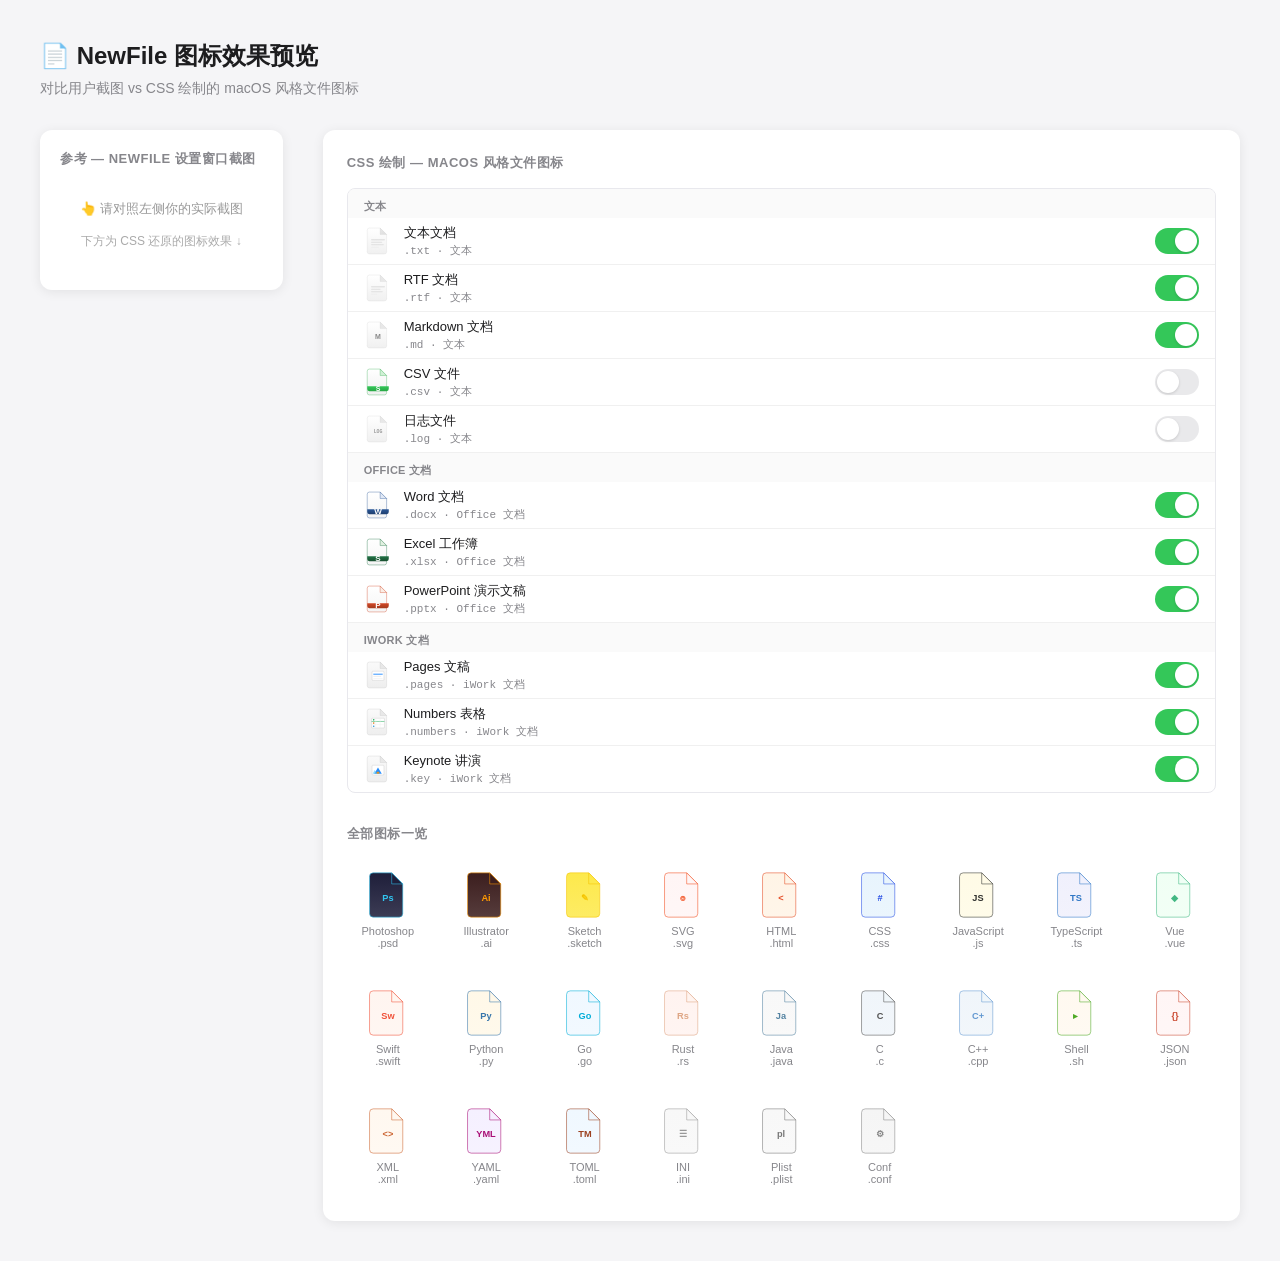
<file: newfile/icons-preview.html>
<!DOCTYPE html>
<html lang="zh">
<head>
<meta charset="UTF-8">
<meta name="viewport" content="width=device-width, initial-scale=1.0">
<title>File Icons Preview - NewFile</title>
<style>
  * { margin: 0; padding: 0; box-sizing: border-box; }
  body {
    font-family: -apple-system, BlinkMacSystemFont, 'SF Pro Display', 'Helvetica Neue', sans-serif;
    background: #f5f5f7;
    padding: 40px;
    color: #1d1d1f;
  }
  h1 { font-size: 24px; font-weight: 600; margin-bottom: 8px; color: #1d1d1f; }
  p.subtitle { color: #86868b; margin-bottom: 32px; font-size: 14px; }

  .preview-container {
    display: flex;
    gap: 40px;
    align-items: flex-start;
    flex-wrap: wrap;
  }

  /* ====== 左侧: 用户原始截图参考 ====== */
  .screenshot-panel {
    background: white;
    border-radius: 12px;
    box-shadow: 0 2px 12px rgba(0,0,0,0.08);
    padding: 20px;
    max-width: 480px;
  }
  .screenshot-panel h2 {
    font-size: 13px;
    font-weight: 600;
    color: #86868b;
    text-transform: uppercase;
    letter-spacing: 0.5px;
    margin-bottom: 12px;
  }
  .screenshot-img {
    width: 100%;
    border-radius: 8px;
    border: 1px solid #e8e8ed;
  }

  /* ====== 右侧: 提取的图标效果 ====== */
  .icons-panel {
    background: white;
    border-radius: 12px;
    box-shadow: 0 2px 12px rgba(0,0,0,0.08);
    padding: 24px;
    flex: 1;
    min-width: 400px;
  }
  .icons-panel h2 {
    font-size: 13px;
    font-weight: 600;
    color: #86868b;
    text-transform: uppercase;
    letter-spacing: 0.5px;
    margin-bottom: 16px;
  }

  /* macOS 风格列表 (仿 NewFile 设置界面) */
  .mac-list {
    border: 1px solid #e8e8ed;
    border-radius: 8px;
    overflow: hidden;
  }
  .mac-list-section-title {
    padding: 10px 16px 4px;
    font-size: 11px;
    font-weight: 600;
    color: #86868b;
    text-transform: uppercase;
    letter-spacing: 0.3px;
    background: #fafafa;
  }
  .mac-list-item {
    display: flex;
    align-items: center;
    padding: 6px 16px;
    gap: 12px;
    min-height: 44px;
    border-bottom: 0.5px solid #f0f0f0;
    transition: background 0.15s;
  }
  .mac-list-item:last-child {
    border-bottom: none;
  }
  .mac-list-item:hover {
    background: #f9f9fb;
  }

  /* 文件图标容器 */
  .file-icon-slot {
    width: 28px;
    height: 28px;
    display: flex;
    align-items: center;
    justify-content: center;
    flex-shrink: 0;
  }
  .file-icon-slot img {
    width: 100%;
    height: 100%;
    object-fit: contain;
    border-radius: 4px;
  }

  .item-info {
    display: flex;
    flex-direction: column;
    gap: 1px;
    flex: 1;
    min-width: 0;
  }
  .item-name {
    font-size: 13px;
    color: #1d1d1f;
    font-weight: 500;
  }
  .item-ext {
    font-size: 11px;
    color: #86868b;
    font-family: 'SF Mono', Monaco, monospace;
  }

  /* Toggle 开关 */
  .toggle-switch {
    width: 44px;
    height: 26px;
    background: #e9e9eb;
    border-radius: 13px;
    position: relative;
    cursor: pointer;
    flex-shrink: 0;
    transition: background 0.2s;
  }
  .toggle-switch.on {
    background: #34c759;
  }
  .toggle-switch::after {
    content: '';
    position: absolute;
    top: 2px;
    left: 2px;
    width: 22px;
    height: 22px;
    background: white;
    border-radius: 50%;
    box-shadow: 0 1px 3px rgba(0,0,0,0.15);
    transition: transform 0.2s;
  }
  .toggle-switch.on::after {
    transform: translateX(18px);
  }

  /* ====== 图标网格展示 ====== */
  .icon-grid-section {
    margin-top: 32px;
  }
  .icon-grid-section h2 {
    font-size: 13px;
    font-weight: 600;
    color: #86868b;
    text-transform: uppercase;
    letter-spacing: 0.5px;
    margin-bottom: 16px;
  }
  .icon-grid {
    display: grid;
    grid-template-columns: repeat(auto-fill, minmax(80px, 1fr));
    gap: 16px;
  }
  .grid-item {
    display: flex;
    flex-direction: column;
    align-items: center;
    gap: 6px;
    padding: 12px 8px;
    border-radius: 8px;
    transition: background 0.15s;
  }
  .grid-item:hover {
    background: #f9f9fb;
  }
  .grid-item .icon-box {
    width: 48px;
    height: 48px;
    display: flex;
    align-items: center;
    justify-content: center;
  }
  .grid-item .icon-box img {
    width: 100%;
    height: 100%;
    object-fit: contain;
  }
  .grid-item .label {
    font-size: 11px;
    color: #86868b;
    text-align: center;
  }

  /* ====== CSS 绘制的 macOS 文件图标 ====== */
  .macos-file-icon {
    --icon-size: 100%;
    width: var(--icon-size);
    height: var(--icon-size);
    display: block;
  }

  /* === 文本类图标 (灰白纸张) === */
  .icon-txt svg, .icon-rtf svg, .icon-md svg, .icon-log svg {
    filter: drop-shadow(0 1px 2px rgba(0,0,0,0.08));
  }

  /* === Word 蓝色 === */
  .icon-docx svg { filter: drop-shadow(0 1px 3px rgba(43,87,151,0.25)); }
  /* === Excel 绿色 === */  
  .icon-xlsx svg { filter: drop-shadow(0 1px 3px rgba(33,115,70,0.25)); }
  /* === PowerPoint 橙色 === */
  .icon-pptx svg { filter: drop-shadow(0 1px 3px rgba(210,71,38,0.25)); }
</style>
</head>
<body>

<h1>📄 NewFile 图标效果预览</h1>
<p class="subtitle">对比用户截图 vs CSS 绘制的 macOS 风格文件图标</p>

<div class="preview-container">

  <!-- 左侧: 参考截图 -->
  <div class="screenshot-panel">
    <h2>参考 — NewFile 设置窗口截图</h2>
    <!-- 这里放置用户的原始截图 -->
    <div style="text-align:center; padding:20px; color:#999; font-size:13px;">
      👆 请对照左侧你的实际截图<br><br>
      <span style="color:#aaa;font-size:12px;">下方为 CSS 还原的图标效果 ↓</span>
    </div>
  </div>

  <!-- 右侧: CSS 绘制图标 -->
  <div class="icons-panel">
    <h2>CSS 绘制 — macOS 风格文件图标</h2>

    <!-- 模拟 NewFile 设置界面的列表 -->
    <div class="mac-list">

      <!-- 文本分类 -->
      <div class="mac-list-section-title">文本</div>
      
      <div class="mac-list-item">
        <div class="file-icon-slot">
          <svg class="macos-file-icon icon-txt" viewBox="0 0 40 52" xmlns="http://www.w3.org/2000/svg">
            <defs>
              <linearGradient id="txtPaper" x1="0" y1="0" x2="0" y2="1"><stop offset="0%" stop-color="#ffffff"/><stop offset="100%" stop-color="#f0f0f0"/></linearGradient>
              <linearGradient id="txtFold" x1="0" y1="0" x2="1" y2="1"><stop offset="0%" stop-color="#e8e8e8"/><stop offset="100%" stop-color="#ddd"/></linearGradient>
            </defs>
            <path d="M4 2H24L36 14V46a4 4 0 0 1-4 4H4a4 4 0 0 1-4-4V6a4 4 0 0 1 4-4z" fill="url(#txtPaper)" stroke="#ccc" stroke-width="0.5"/>
            <path d="M24 2v12h12L24 2z" fill="url(#txtFold)" stroke="#ccc" stroke-width="0.5"/>
            <rect x="7" y="23" width="26" height="1.8" rx="0.9" fill="#d0d0d0"/>
            <rect x="7" y="27.5" width="21" height="1.8" rx="0.9" fill="#e0e0e0"/>
            <rect x="7" y="32" width="24" height="1.8" rx="0.9" fill="#e0e0e0"/>
            <rect x="7" y="36.5" width="15" height="1.8" rx="0.9" fill="#ebebeb"/>
          </svg>
        </div>
        <div class="item-info">
          <span class="item-name">文本文档</span>
          <span class="item-ext">.txt · 文本</span>
        </div>
        <div class="toggle-switch on"></div>
      </div>

      <div class="mac-list-item">
        <div class="file-icon-slot">
          <svg class="macos-file-icon icon-rtf" viewBox="0 0 40 52" xmlns="http://www.w3.org/2000/svg">
            <defs><linearGradient id="rtfPaper" x1="0" y1="0" x2="0" y2="1"><stop offset="0%" stop-color="#fff"/><stop offset="100%" stop-color="#f0f0f0"/></linearGradient></defs>
            <path d="M4 2H24L36 14V46a4 4 0 0 1-4 4H4a4 4 0 0 1-4-4V6a4 4 0 0 1 4-4z" fill="url(#rtfPaper)" stroke="#ccc" stroke-width="0.5"/>
            <path d="M24 2v12h12L24 2z" fill="#e8e8e8" stroke="#ccc" stroke-width="0.5"/>
            <rect x="7" y="23" width="26" height="1.8" rx="0.9" fill="#d0d0d0"/>
            <rect x="7" y="27.5" width="18" height="1.8" rx="0.9" fill="#e0e0e0"/>
            <rect x="7" y="32" width="22" height="1.8" rx="0.9" fill="#e0e0e0"/>
            <rect x="7" y="36.5" width="12" height="1.8" rx="0.9" fill="#ebebeb"/>
          </svg>
        </div>
        <div class="item-info">
          <span class="item-name">RTF 文档</span>
          <span class="item-ext">.rtf · 文本</span>
        </div>
        <div class="toggle-switch on"></div>
      </div>

      <div class="mac-list-item">
        <div class="file-icon-slot">
          <svg class="macos-file-icon icon-md" viewBox="0 0 40 52" xmlns="http://www.w3.org/2000/svg">
            <defs><linearGradient id="mdPaper" x1="0" y1="0" x2="0" y2="1"><stop offset="0%" stop-color="#fff"/><stop offset="100%" stop-color="#f0f0f0"/></linearGradient></defs>
            <path d="M4 2H24L36 14V46a4 4 0 0 1-4 4H4a4 4 0 0 1-4-4V6a4 4 0 0 1 4-4z" fill="url(#mdPaper)" stroke="#ccc" stroke-width="0.5"/>
            <path d="M24 2v12h12L24 2z" fill="#e8e8e8" stroke="#ccc" stroke-width="0.5"/>
            <text x="20" y="33" text-anchor="middle" font-family="-apple-system, sans-serif" font-size="13" font-weight="700" fill="#888">M</text>
          </svg>
        </div>
        <div class="item-info">
          <span class="item-name">Markdown 文档</span>
          <span class="item-ext">.md · 文本</span>
        </div>
        <div class="toggle-switch on"></div>
      </div>

      <div class="mac-list-item">
        <div class="file-icon-slot">
          <svg class="macos-file-icon icon-csv" viewBox="0 0 40 52" xmlns="http://www.w3.org/2000/svg">
            <defs>
              <linearGradient id="csvPaper" x1="0" y1="0" x2="0" y2="1"><stop offset="0%" stop-color="#fff"/><stop offset="100%" stop-color="#f0f0f0"/></linearGradient>
              <linearGradient id="csvBand" x1="0" y1="0" x2="0" y2="1"><stop offset="0%" stop-color="#34c759"/><stop offset="100%" stop-color="#28a745"/></linearGradient>
            </defs>
            <path d="M4 2H24L36 14V46a4 4 0 0 1-4 4H4a4 4 0 0 1-4-4V6a4 4 0 0 1 4-4z" fill="url(#csvPaper)" stroke="#28a745" stroke-width="0.6"/>
            <path d="M24 2v12h12L24 2z" fill="#d0f0d5" stroke="#28a745" stroke-width="0.6"/>
            <path d="M0 39a4 4 0 0 0 4 4h32a4 4 0 0 0 4-4v-5H0v5z" fill="url(#csvBand)"/>
            <text x="20" y="42" text-anchor="middle" font-family="-apple-system, sans-serif" font-size="13" font-weight="800" fill="white">S</text>
          </svg>
        </div>
        <div class="item-info">
          <span class="item-name">CSV 文件</span>
          <span class="item-ext">.csv · 文本</span>
        </div>
        <div class="toggle-switch"></div>
      </div>

      <div class="mac-list-item">
        <div class="file-icon-slot">
          <svg class="macos-file-icon icon-log" viewBox="0 0 40 52" xmlns="http://www.w3.org/2000/svg">
            <defs><linearGradient id="logPaper" x1="0" y1="0" x2="0" y2="1"><stop offset="0%" stop-color="#fff"/><stop offset="100%" stop-color="#f0f0f0"/></linearGradient></defs>
            <path d="M4 2H24L36 14V46a4 4 0 0 1-4 4H4a4 4 0 0 1-4-4V6a4 4 0 0 1 4-4z" fill="url(#logPaper)" stroke="#ccc" stroke-width="0.5"/>
            <path d="M24 2v12h12L24 2z" fill="#e8e8e8" stroke="#ccc" stroke-width="0.5"/>
            <text x="20" y="33" text-anchor="middle" font-family="SF Mono, monospace" font-size="9" font-weight="700" fill="#999">LOG</text>
          </svg>
        </div>
        <div class="item-info">
          <span class="item-name">日志文件</span>
          <span class="item-ext">.log · 文本</span>
        </div>
        <div class="toggle-switch"></div>
      </div>

      <!-- Office 分类 -->
      <div class="mac-list-section-title">Office 文档</div>

      <div class="mac-list-item">
        <div class="file-icon-slot">
          <svg class="macos-file-icon icon-docx" viewBox="0 0 40 52" xmlns="http://www.w3.org/2000/svg">
            <defs>
              <linearGradient id="docxPaper" x1="0" y1="0" x2="0" y2="1"><stop offset="0%" stop-color="#fff"/><stop offset="100%" stop-color="#f5f5f5"/></linearGradient>
              <linearGradient id="docxBand" x1="0" y1="0" x2="0" y2="1"><stop offset="0%" stop-color="#2b5797"/><stop offset="100%" stop-color="#1e3f6f"/></linearGradient>
            </defs>
            <path d="M4 2H24L36 14V46a4 4 0 0 1-4 4H4a4 4 0 0 1-4-4V6a4 4 0 0 1 4-4z" fill="url(#docxPaper)" stroke="#2b5797" stroke-width="0.7"/>
            <path d="M24 2v12h12L24 2z" fill="#e0e8f5" stroke="#2b5797" stroke-width="0.7"/>
            <path d="M0 39a4 4 0 0 0 4 4h32a4 4 0 0 0 4-4v-5H0v5z" fill="url(#docxBand)"/>
            <text x="20" y="42.5" text-anchor="middle" font-family="-apple-system, sans-serif" font-size="15" font-weight="800" fill="white">W</text>
          </svg>
        </div>
        <div class="item-info">
          <span class="item-name">Word 文档</span>
          <span class="item-ext">.docx · Office 文档</span>
        </div>
        <div class="toggle-switch on"></div>
      </div>

      <div class="mac-list-item">
        <div class="file-icon-slot">
          <svg class="macos-file-icon icon-xlsx" viewBox="0 0 40 52" xmlns="http://www.w3.org/2000/svg">
            <defs>
              <linearGradient id="xlsxPaper" x1="0" y1="0" x2="0" y2="1"><stop offset="0%" stop-color="#fff"/><stop offset="100%" stop-color="#f5f5f5"/></linearGradient>
              <linearGradient id="xlsxBand" x1="0" y1="0" x2="0" y2="1"><stop offset="0%" stop-color="#217346"/><stop offset="100%" stop-color="#18502f"/></linearGradient>
            </defs>
            <path d="M4 2H24L36 14V46a4 4 0 0 1-4 4H4a4 4 0 0 1-4-4V6a4 4 0 0 1 4-4z" fill="url(#xlsxPaper)" stroke="#217346" stroke-width="0.7"/>
            <path d="M24 2v12h12L24 2z" fill="#e0f0e0" stroke="#217346" stroke-width="0.7"/>
            <path d="M0 39a4 4 0 0 0 4 4h32a4 4 0 0 0 4-4v-5H0v5z" fill="url(#xlsxBand)"/>
            <text x="20" y="42.5" text-anchor="middle" font-family="-apple-system, sans-serif" font-size="15" font-weight="800" fill="white">S</text>
          </svg>
        </div>
        <div class="item-info">
          <span class="item-name">Excel 工作簿</span>
          <span class="item-ext">.xlsx · Office 文档</span>
        </div>
        <div class="toggle-switch on"></div>
      </div>

      <div class="mac-list-item">
        <div class="file-icon-slot">
          <svg class="macos-file-icon icon-pptx" viewBox="0 0 40 52" xmlns="http://www.w3.org/2000/svg">
            <defs>
              <linearGradient id="pptxPaper" x1="0" y1="0" x2="0" y2="1"><stop offset="0%" stop-color="#fff"/><stop offset="100%" stop-color="#f5f5f5"/></linearGradient>
              <linearGradient id="pptxBand" x1="0" y1="0" x2="0" y2="1"><stop offset="0%" stop-color="#d24726"/><stop offset="100%" stop-color="#a33a1e"/></linearGradient>
            </defs>
            <path d="M4 2H24L36 14V46a4 4 0 0 1-4 4H4a4 4 0 0 1-4-4V6a4 4 0 0 1 4-4z" fill="url(#pptxPaper)" stroke="#d24726" stroke-width="0.7"/>
            <path d="M24 2v12h12L24 2z" fill="#faede5" stroke="#d24726" stroke-width="0.7"/>
            <path d="M0 39a4 4 0 0 0 4 4h32a4 4 0 0 0 4-4v-5H0v5z" fill="url(#pptxBand)"/>
            <text x="20" y="42.5" text-anchor="middle" font-family="-apple-system, sans-serif" font-size="15" font-weight="800" fill="white">P</text>
          </svg>
        </div>
        <div class="item-info">
          <span class="item-name">PowerPoint 演示文稿</span>
          <span class="item-ext">.pptx · Office 文档</span>
        </div>
        <div class="toggle-switch on"></div>
      </div>

      <!-- iWork 分类 -->
      <div class="mac-list-section-title">iWork 文档</div>

      <div class="mac-list-item">
        <div class="file-icon-slot">
          <svg class="macos-file-icon icon-pages" viewBox="0 0 40 52" xmlns="http://www.w3.org/2000/svg">
            <defs><linearGradient id="pagesPaper" x1="0" y1="0" x2="0" y2="1"><stop offset="0%" stop-color="#fafafa"/><stop offset="100%" stop-color="#eee"/></linearGradient></defs>
            <path d="M4 2H24L36 14V46a4 4 0 0 1-4 4H4a4 4 0 0 1-4-4V6a4 4 0 0 1 4-4z" fill="url(#pagesPaper)" stroke="#bbb" stroke-width="0.5"/>
            <path d="M24 2v12h12L24 2z" fill="#e8e8e8" stroke="#bbb" stroke-width="0.5"/>
            <rect x="9" y="19" width="22" height="17" rx="1.5" fill="#fff" stroke="#aaa" stroke-width="0.5"/>
            <line x1="12" y1="24.5" x2="28" y2="24.5" stroke="#007AFF" stroke-width="1.5" stroke-linecap="round"/>
            <line x1="12" y1="28.5" x2="25" y2="28.5" stroke="#ddd" stroke-width="1" stroke-linecap="round"/>
            <line x1="12" y1="32.5" x2="28" y2="32.5" stroke="#eee" stroke-width="1" stroke-linecap="round"/>
          </svg>
        </div>
        <div class="item-info">
          <span class="item-name">Pages 文稿</span>
          <span class="item-ext">.pages · iWork 文档</span>
        </div>
        <div class="toggle-switch on"></div>
      </div>

      <div class="mac-list-item">
        <div class="file-icon-slot">
          <svg class="macos-file-icon icon-numbers" viewBox="0 0 40 52" xmlns="http://www.w3.org/2000/svg">
            <defs><linearGradient id="numbersPaper" x1="0" y1="0" x2="0" y2="1"><stop offset="0%" stop-color="#fafafa"/><stop offset="100%" stop-color="#eee"/></linearGradient></defs>
            <path d="M4 2H24L36 14V46a4 4 0 0 1-4 4H4a4 4 0 0 1-4-4V6a4 4 0 0 1 4-4z" fill="url(#numbersPaper)" stroke="#bbb" stroke-width="0.5"/>
            <path d="M24 2v12h12L24 2z" fill="#e8e8e8" stroke="#bbb" stroke-width="0.5"/>
            <rect x="8" y="19" width="24" height="18" rx="1.5" fill="#fff" stroke="#aaa" stroke-width="0.5"/>
            <line x1="8" y1="25" x2="32" y2="25" stroke="#27ae60" stroke-width="1"/>
            <line x1="8" y1="31" x2="32" y2="31" stroke="#eee" stroke-width="0.8"/>
            <line x1="16" y1="19" x2="16" y2="37" stroke="#eee" stroke-width="0.8"/>
            <line x1="24" y1="19" x2="24" y2="37" stroke="#eee" stroke-width="0.8"/>
            <circle cx="12" cy="22" r="1.5" fill="#27ae60"/>
            <circle cx="12" cy="28" r="1.5" fill="#e67e22"/>
            <circle cx="12" cy="34" r="1.5" fill="#3498db"/>
          </svg>
        </div>
        <div class="item-info">
          <span class="item-name">Numbers 表格</span>
          <span class="item-ext">.numbers · iWork 文档</span>
        </div>
        <div class="toggle-switch on"></div>
      </div>

      <div class="mac-list-item">
        <div class="file-icon-slot">
          <svg class="macos-file-icon icon-keynote" viewBox="0 0 40 52" xmlns="http://www.w3.org/2000/svg">
            <defs><linearGradient id="keyPaper" x1="0" y1="0" x2="0" y2="1"><stop offset="0%" stop-color="#fafafa"/><stop offset="100%" stop-color="#eee"/></linearGradient></defs>
            <path d="M4 2H24L36 14V46a4 4 0 0 1-4 4H4a4 4 0 0 1-4-4V6a4 4 0 0 1 4-4z" fill="url(#keyPaper)" stroke="#bbb" stroke-width="0.5"/>
            <path d="M24 2v12h12L24 2z" fill="#e8e8e8" stroke="#bbb" stroke-width="0.5"/>
            <rect x="9" y="19" width="22" height="18" rx="1.5" fill="#fff" stroke="#aaa" stroke-width="0.5"/>
            <polygon points="20,23 27,35 13,35" fill="#007AFF" opacity="0.85"/>
            <polygon points="14,28 18,35 10,35" fill="#5ac8fa" opacity="0.65"/>
            <rect x="17.5" y="31" width="5" height="4" rx="0.5" fill="#ff9500" opacity="0.85"/>
          </svg>
        </div>
        <div class="item-info">
          <span class="item-name">Keynote 讲演</span>
          <span class="item-ext">.key · iWork 文档</span>
        </div>
        <div class="toggle-switch on"></div>
      </div>

    </div><!-- /mac-list -->

    <!-- 底部图标网格 -->
    <div class="icon-grid-section">
      <h2>全部图标一览</h2>
      <div class="icon-grid" id="iconGrid">
        <!-- JS 动态填充更多图标 -->
      </div>
    </div>

  </div>
</div>

<script>
// 更多图标的 SVG 定义
const moreIcons = [
  // 设计类
  { name: 'Photoshop', ext: '.psd', color: '#31c5f0', bg: '#1e1e3a', label: 'Ps' },
  { name: 'Illustrator', ext: '.ai', color: '#ff9a00', bg: '#3c1e1e', label: 'Ai' },
  { name: 'Sketch', ext: '.sketch', color: '#f5c400', bg: '#fde94c', label: '✎' },
  { name: 'SVG', ext: '.svg', color: '#f24e1e', bg: '#fff5f5', label: '⌾' },
  // Web
  { name: 'HTML', ext: '.html', color: '#e44d26', bg: '#fff4e6', label: '&lt;' },
  { name: 'CSS', ext: '.css', color: '#264de4', bg: '#e8f4fd', label: '#'},
  { name: 'JavaScript', ext: '.js', color: '#323330', bg: '#fffbe6', label: 'JS' },
  { name: 'TypeScript', ext: '.ts', color: '#3178c6', bg: '#f0f0fc', label: 'TS' },
  { name: 'Vue', ext: '.vue', color: '#42b883', bg: '#f0fff4', label: '◆' },
  // 编程
  { name: 'Swift', ext: '.swift', color: '#f05138', bg: '#fff5f0', label: 'Sw' },
  { name: 'Python', ext: '.py', color: '#3776ab', bg: '#fff8e8', label: 'Py' },
  { name: 'Go', ext: '.go', color: '#00add8', bg: '#f0f8ff', label: 'Go' },
  { name: 'Rust', ext: '.rs', color: '#dea584', bg: '#fff3f0', label: 'Rs' },
  { name: 'Java', ext: '.java', color: '#5382a1', bg: '#f8f8f8', label: 'Ja' },
  { name: 'C', ext: '.c', color: '#555', bg: '#f0f5fa', label: 'C' },
  { name: 'C++', ext: '.cpp', color: '#659AD2', bg: '#f0f5fa', label: 'C+' },
  { name: 'Shell', ext: '.sh', color: '#4eaa25', bg: '#fff9f0', label: '▸' },
  // 数据
  { name: 'JSON', ext: '.json', color: '#cb4a32', bg: '#fff5f5', label: '{}' },
  { name: 'XML', ext: '.xml', color: '#cc6633', bg: '#fff8f0', label: '<>' },
  { name: 'YAML', ext: '.yaml', color: '#aa1177', bg: '#f5f0ff', label: 'YML' },
  { name: 'TOML', ext: '.toml', color: '#9c4221', bg: '#f0f8ff', label: 'TM' },
  // 配置
  { name: 'INI', ext: '.ini', color: '#999', bg: '#f8f8f8', label: '☰' },
  { name: 'Plist', ext: '.plist', color: '#777', bg: '#f8f8f8', label: 'pl' },
  { name: 'Conf', ext: '.conf', color: '#888', bg: '#f5f5f5', label: '⚙' },
];

const grid = document.getElementById('iconGrid');
moreIcons.forEach(icon => {
  const item = document.createElement('div');
  item.className = 'grid-item';
  item.innerHTML = `
    <div class="icon-box">
      <svg viewBox="0 0 40 52" xmlns="http://www.w3.org/2000/svg" style="width:100%;height:100%">
        <defs><linearGradient id="bg_${icon.ext.slice(1)}" x1="0" y1="0" x2="0" y2="1"><stop offset="0%" stop-color="${icon.bg}"/><stop offset="100%" stop-color="${icon.bg}dd"/></linearGradient></defs>
        <path d="M4 2H24L36 14V46a4 4 0 0 1-4 4H4a4 4 0 0 1-4-4V6a4 4 0 0 1 4-4z" fill="url(#bg_${icon.ext.slice(1)})" stroke="${icon.color}" stroke-width="0.6"/>
        <path d="M24 2v12h12L24 2z" fill="${icon.bg}ee" stroke="${icon.color}" stroke-width="0.6"/>
        <text x="20" y="32" text-anchor="middle" font-family="-apple-system,sans-serif" font-size="10" font-weight="700" fill="${icon.color}">${icon.label}</text>
      </svg>
    </div>
    <span class="label">${icon.name}<br>${icon.ext}</span>
  `;
  grid.appendChild(item);
});
</script>

</body>
</html>
</file>
